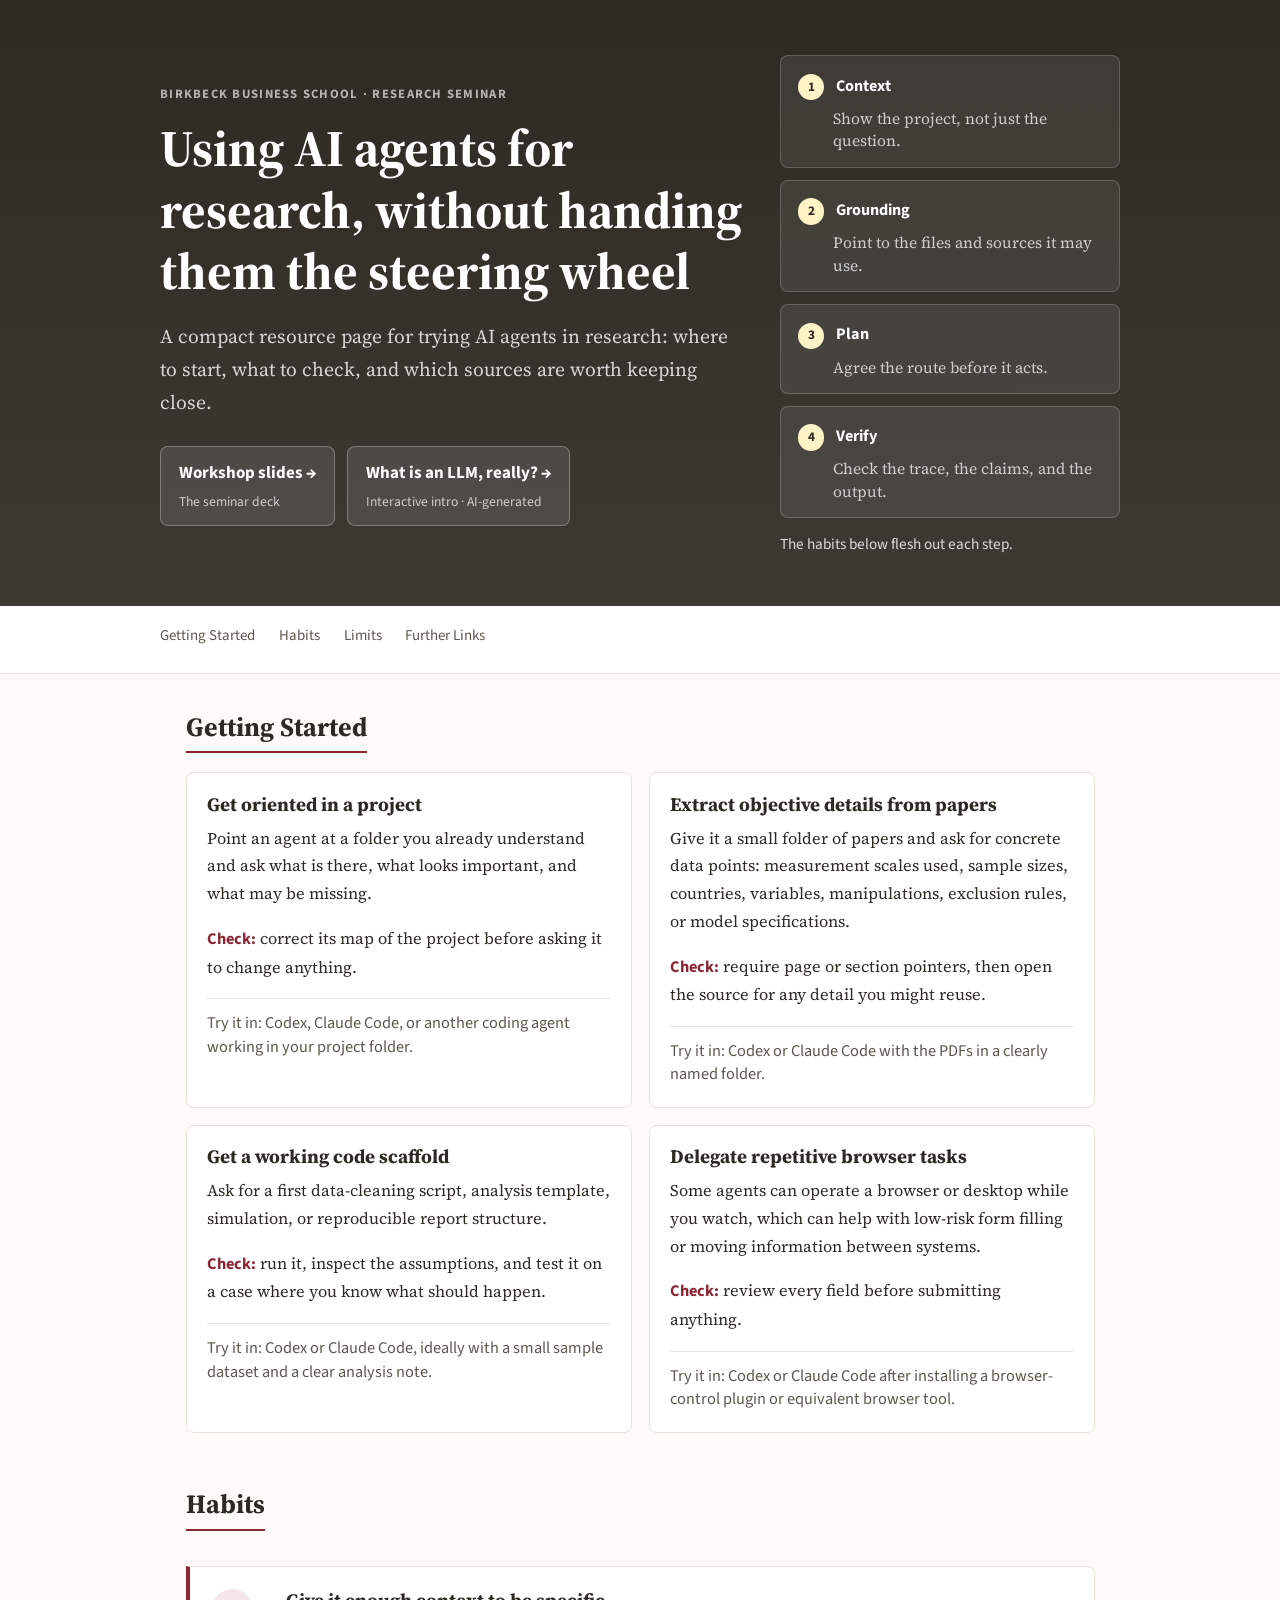
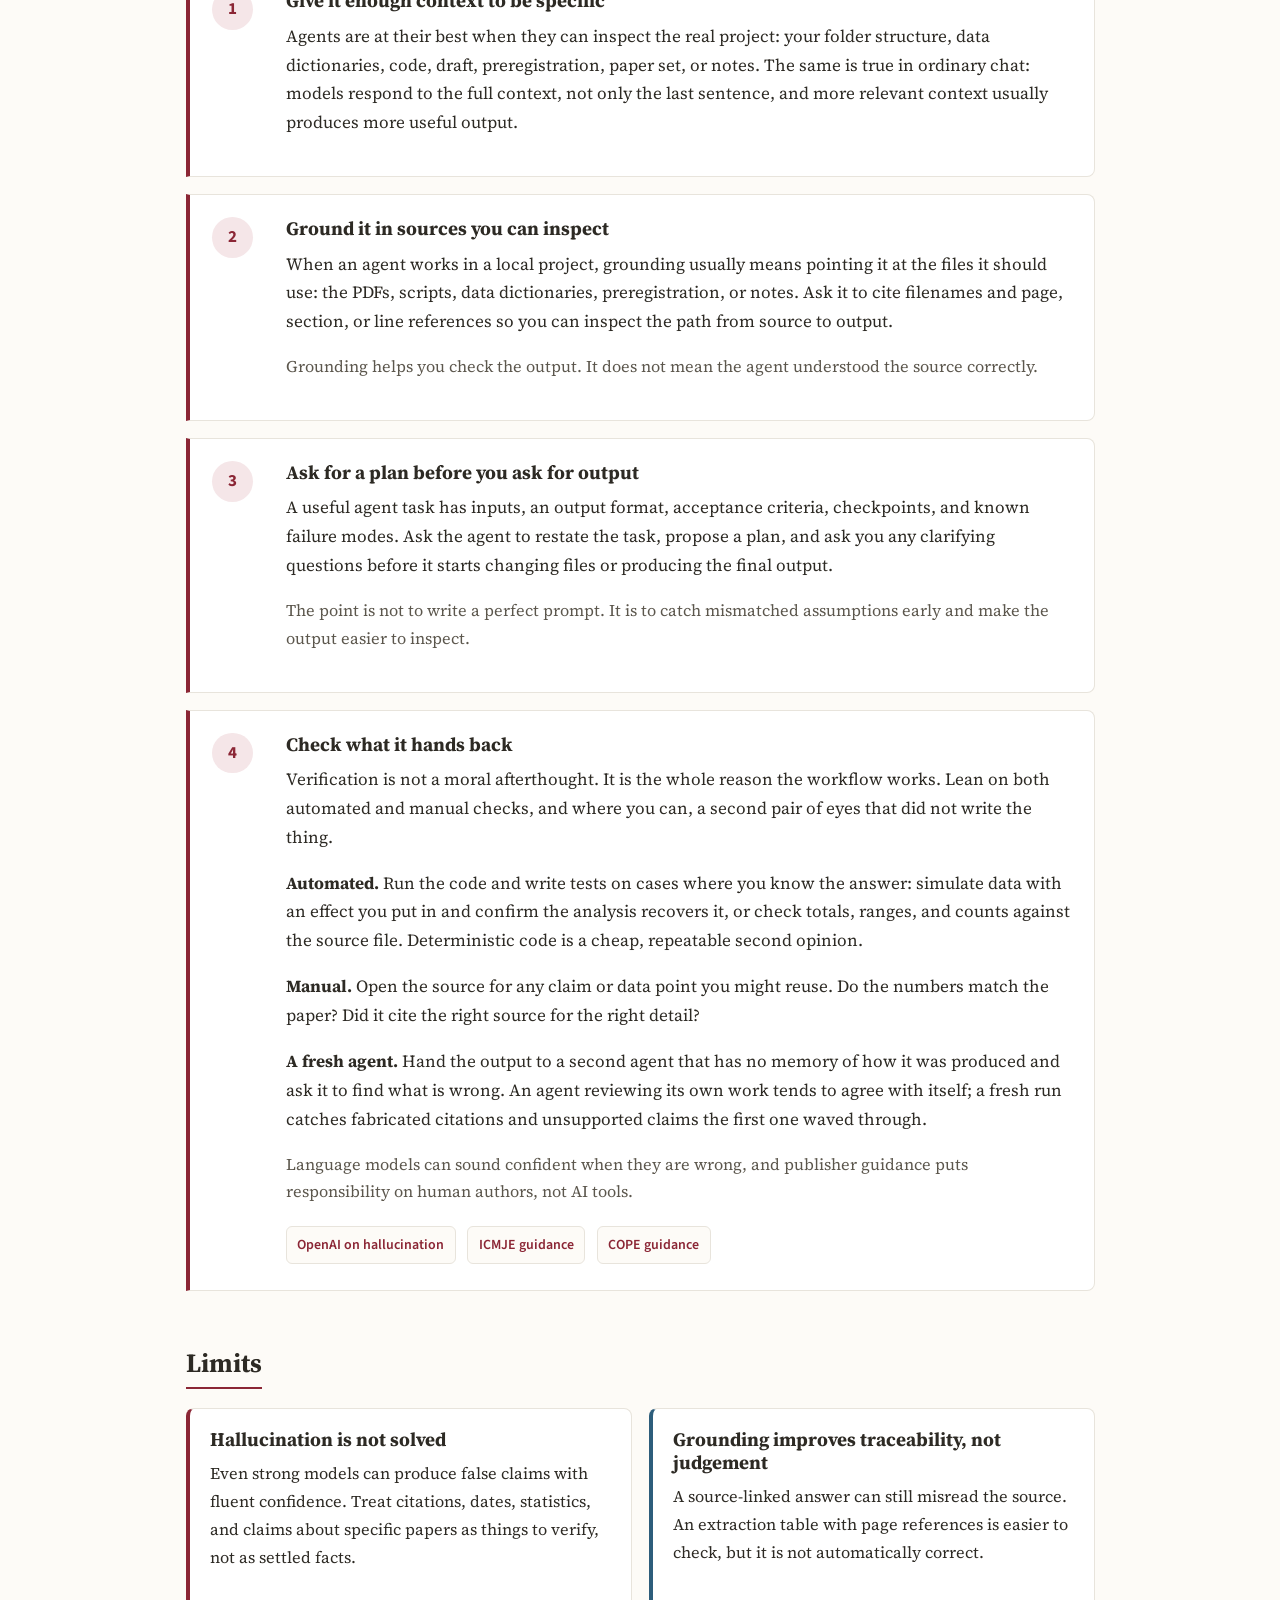
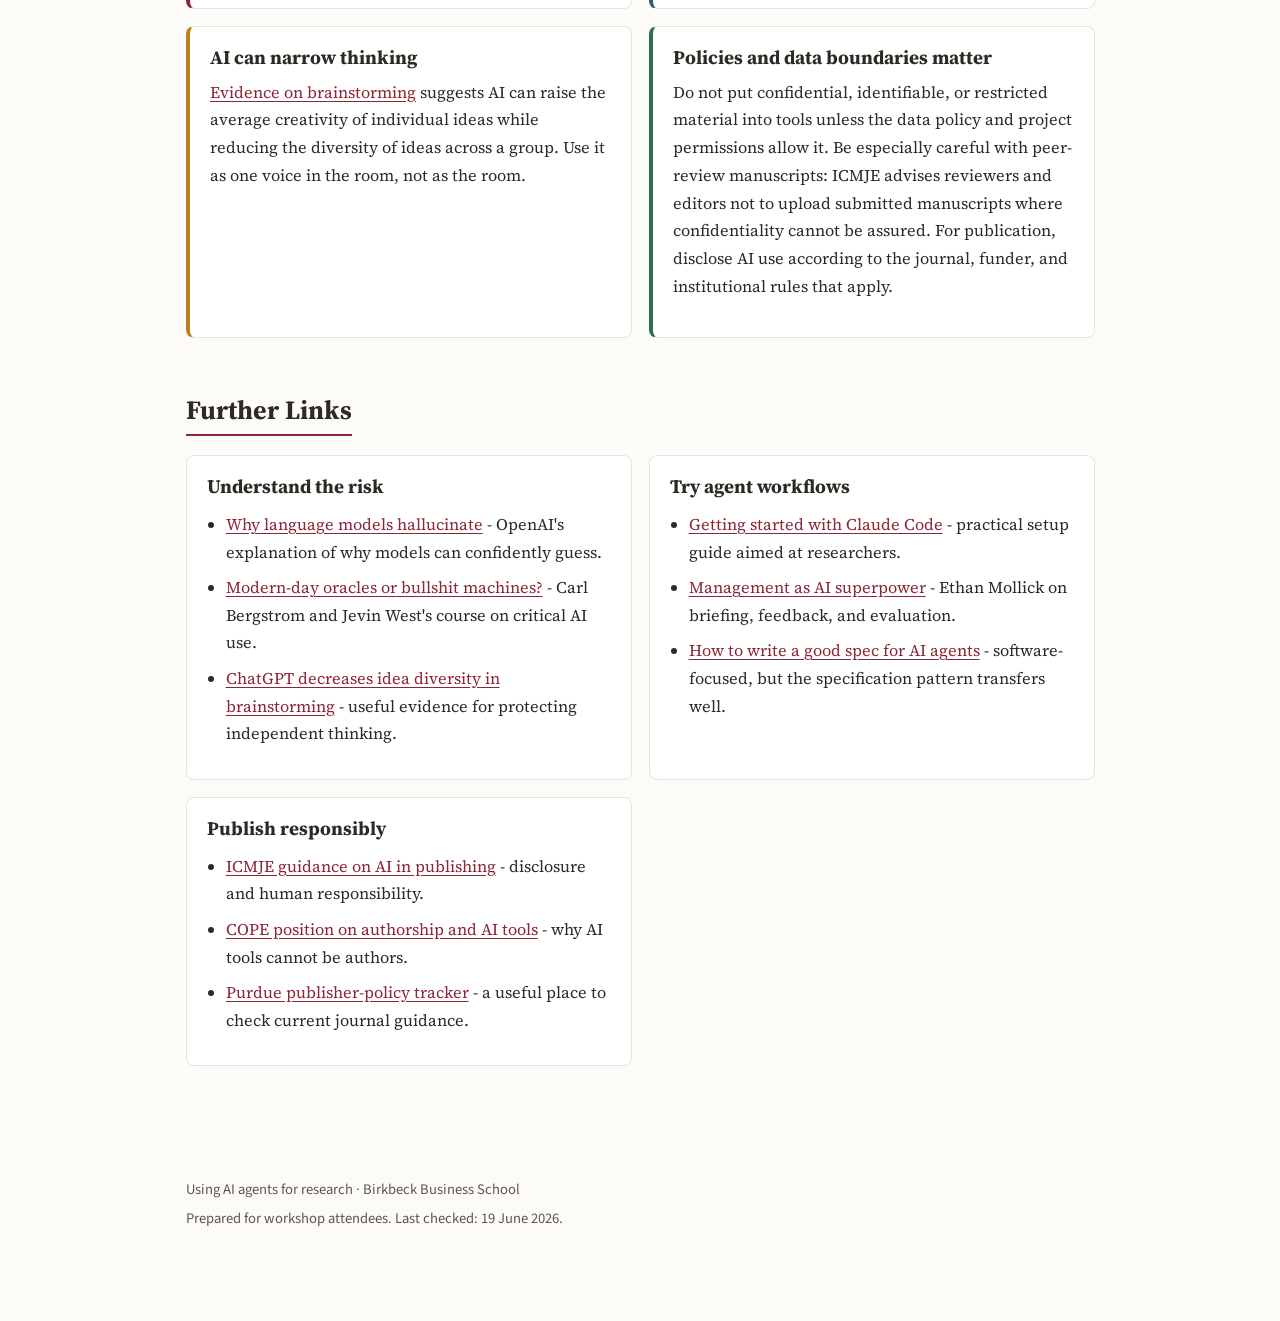
<file: index.html>
<!DOCTYPE html>
<html lang="en">
<head>
  <meta charset="UTF-8">
  <meta name="viewport" content="width=device-width, initial-scale=1.0">
  <title>Using AI Agents for Research - Workshop Resources</title>
  <link rel="icon" href="data:,">
  <link rel="preconnect" href="https://fonts.googleapis.com">
  <link rel="preconnect" href="https://fonts.gstatic.com" crossorigin>
  <link href="https://fonts.googleapis.com/css2?family=Source+Serif+4:opsz,wght@8..60,400;8..60,600;8..60,700&family=Source+Sans+3:wght@400;500;600;700&display=swap" rel="stylesheet">
  <link rel="stylesheet" href="styles.css">
</head>
<body>
  <header class="hero">
    <div class="container hero-grid">
      <div>
        <div class="module-tag">Birkbeck Business School · Research seminar</div>
        <h1>Using AI agents for research, without handing them the steering wheel</h1>
        <p class="index-intro">A compact resource page for trying AI agents in research: where to start, what to check, and which sources are worth keeping close.</p>
        <div class="deck-links">
          <a class="deck-link" href="slides/" target="_blank" rel="noopener">
            <span class="deck-link-label">Workshop slides <span aria-hidden="true">&rarr;</span></span>
            <span class="deck-link-sub">The seminar deck</span>
          </a>
          <a class="deck-link" href="opener/" target="_blank" rel="noopener">
            <span class="deck-link-label">What is an LLM, really? <span aria-hidden="true">&rarr;</span></span>
            <span class="deck-link-sub">Interactive intro &middot; AI-generated</span>
          </a>
        </div>
      </div>
      <div class="workflow-visual" aria-label="Workflow: context, grounding, plan, verify">
        <div class="workflow-step">
          <span>1</span>
          <strong>Context</strong>
          <p>Show the project, not just the question.</p>
        </div>
        <div class="workflow-step">
          <span>2</span>
          <strong>Grounding</strong>
          <p>Point to the files and sources it may use.</p>
        </div>
        <div class="workflow-step">
          <span>3</span>
          <strong>Plan</strong>
          <p>Agree the route before it acts.</p>
        </div>
        <div class="workflow-step">
          <span>4</span>
          <strong>Verify</strong>
          <p>Check the trace, the claims, and the output.</p>
        </div>
        <p class="workflow-note">The habits below flesh out each step.</p>
      </div>
    </div>
  </header>

  <nav aria-label="Page sections">
    <div class="container">
      <ol>
        <li><a href="#try">Getting Started</a></li>
        <li><a href="#habits">Habits</a></li>
        <li><a href="#limits">Limits</a></li>
        <li><a href="#links">Further Links</a></li>
      </ol>
    </div>
  </nav>

  <main>
    <section id="try">
      <h2>Getting Started</h2>
      <div class="task-grid">
        <article class="task-card">
          <h3>Get oriented in a project</h3>
          <p>Point an agent at a folder you already understand and ask what is there, what looks important, and what may be missing.</p>
          <p><strong>Check:</strong> correct its map of the project before asking it to change anything.</p>
          <p class="tool-hint">Try it in: Codex, Claude Code, or another coding agent working in your project folder.</p>
        </article>

        <article class="task-card">
          <h3>Extract objective details from papers</h3>
          <p>Give it a small folder of papers and ask for concrete data points: measurement scales used, sample sizes, countries, variables, manipulations, exclusion rules, or model specifications.</p>
          <p><strong>Check:</strong> require page or section pointers, then open the source for any detail you might reuse.</p>
          <p class="tool-hint">Try it in: Codex or Claude Code with the PDFs in a clearly named folder.</p>
        </article>

        <article class="task-card">
          <h3>Get a working code scaffold</h3>
          <p>Ask for a first data-cleaning script, analysis template, simulation, or reproducible report structure.</p>
          <p><strong>Check:</strong> run it, inspect the assumptions, and test it on a case where you know what should happen.</p>
          <p class="tool-hint">Try it in: Codex or Claude Code, ideally with a small sample dataset and a clear analysis note.</p>
        </article>

        <article class="task-card">
          <h3>Delegate repetitive browser tasks</h3>
          <p>Some agents can operate a browser or desktop while you watch, which can help with low-risk form filling or moving information between systems.</p>
          <p><strong>Check:</strong> review every field before submitting anything.</p>
          <p class="tool-hint">Try it in: Codex or Claude Code after installing a browser-control plugin or equivalent browser tool.</p>
        </article>
      </div>
    </section>

    <section id="habits">
      <h2>Habits</h2>

      <article class="habit-card">
        <div class="habit-number">1</div>
        <div>
          <h3>Give it enough context to be specific</h3>
          <p>Agents are at their best when they can inspect the real project: your folder structure, data dictionaries, code, draft, preregistration, paper set, or notes. The same is true in ordinary chat: models respond to the full context, not only the last sentence, and more relevant context usually produces more useful output.</p>
        </div>
      </article>

      <article class="habit-card">
        <div class="habit-number">2</div>
        <div>
          <h3>Ground it in sources you can inspect</h3>
          <p>When an agent works in a local project, grounding usually means pointing it at the files it should use: the PDFs, scripts, data dictionaries, preregistration, or notes. Ask it to cite filenames and page, section, or line references so you can inspect the path from source to output.</p>
          <p class="evidence">Grounding helps you check the output. It does not mean the agent understood the source correctly.</p>
        </div>
      </article>

      <article class="habit-card">
        <div class="habit-number">3</div>
        <div>
          <h3>Ask for a plan before you ask for output</h3>
          <p>A useful agent task has inputs, an output format, acceptance criteria, checkpoints, and known failure modes. Ask the agent to restate the task, propose a plan, and ask you any clarifying questions before it starts changing files or producing the final output.</p>
          <p class="evidence">The point is not to write a perfect prompt. It is to catch mismatched assumptions early and make the output easier to inspect.</p>
        </div>
      </article>

      <article class="habit-card">
        <div class="habit-number">4</div>
        <div>
          <h3>Check what it hands back</h3>
          <p>Verification is not a moral afterthought. It is the whole reason the workflow works. Lean on both automated and manual checks, and where you can, a second pair of eyes that did not write the thing.</p>
          <p><strong>Automated.</strong> Run the code and write tests on cases where you know the answer: simulate data with an effect you put in and confirm the analysis recovers it, or check totals, ranges, and counts against the source file. Deterministic code is a cheap, repeatable second opinion.</p>
          <p><strong>Manual.</strong> Open the source for any claim or data point you might reuse. Do the numbers match the paper? Did it cite the right source for the right detail?</p>
          <p><strong>A fresh agent.</strong> Hand the output to a second agent that has no memory of how it was produced and ask it to find what is wrong. An agent reviewing its own work tends to agree with itself; a fresh run catches fabricated citations and unsupported claims the first one waved through.</p>
          <p class="evidence">Language models can sound confident when they are wrong, and publisher guidance puts responsibility on human authors, not AI tools.</p>
          <a class="inline-link" href="https://openai.com/index/why-language-models-hallucinate/">OpenAI on hallucination</a>
          <a class="inline-link" href="https://www.icmje.org/recommendations/browse/artificial-intelligence/">ICMJE guidance</a>
          <a class="inline-link" href="https://publicationethics.org/guidance/cope-position/authorship-and-ai-tools">COPE guidance</a>
        </div>
      </article>
    </section>

    <section id="limits">
      <h2>Limits</h2>
      <div class="limit-list">
        <article>
          <h3>Hallucination is not solved</h3>
          <p>Even strong models can produce false claims with fluent confidence. Treat citations, dates, statistics, and claims about specific papers as things to verify, not as settled facts.</p>
        </article>
        <article>
          <h3>Grounding improves traceability, not judgement</h3>
          <p>A source-linked answer can still misread the source. An extraction table with page references is easier to check, but it is not automatically correct.</p>
        </article>
        <article>
          <h3>AI can narrow thinking</h3>
          <p><a href="https://doi.org/10.1038/s41562-025-02173-x">Evidence on brainstorming</a> suggests AI can raise the average creativity of individual ideas while reducing the diversity of ideas across a group. Use it as one voice in the room, not as the room.</p>
        </article>
        <article>
          <h3>Policies and data boundaries matter</h3>
          <p>Do not put confidential, identifiable, or restricted material into tools unless the data policy and project permissions allow it. Be especially careful with peer-review manuscripts: ICMJE advises reviewers and editors not to upload submitted manuscripts where confidentiality cannot be assured. For publication, disclose AI use according to the journal, funder, and institutional rules that apply.</p>
        </article>
      </div>
    </section>

    <section id="links">
      <h2>Further Links</h2>
      <div class="link-groups">
        <article>
          <h3>Understand the risk</h3>
          <ul>
            <li><a href="https://openai.com/index/why-language-models-hallucinate/">Why language models hallucinate</a> - OpenAI's explanation of why models can confidently guess.</li>
            <li><a href="https://thebullshitmachines.com/">Modern-day oracles or bullshit machines?</a> - Carl Bergstrom and Jevin West's course on critical AI use.</li>
            <li><a href="https://doi.org/10.1038/s41562-025-02173-x">ChatGPT decreases idea diversity in brainstorming</a> - useful evidence for protecting independent thinking.</li>
          </ul>
        </article>

        <article>
          <h3>Try agent workflows</h3>
          <ul>
            <li><a href="https://claudeblattman.com/setup/">Getting started with Claude Code</a> - practical setup guide aimed at researchers.</li>
            <li><a href="https://www.oneusefulthing.org/p/management-as-ai-superpower">Management as AI superpower</a> - Ethan Mollick on briefing, feedback, and evaluation.</li>
            <li><a href="https://addyosmani.com/blog/good-spec/">How to write a good spec for AI agents</a> - software-focused, but the specification pattern transfers well.</li>
          </ul>
        </article>

        <article>
          <h3>Publish responsibly</h3>
          <ul>
            <li><a href="https://www.icmje.org/recommendations/browse/artificial-intelligence/">ICMJE guidance on AI in publishing</a> - disclosure and human responsibility.</li>
            <li><a href="https://publicationethics.org/guidance/cope-position/authorship-and-ai-tools">COPE position on authorship and AI tools</a> - why AI tools cannot be authors.</li>
            <li><a href="https://guides.lib.purdue.edu/c.php?g=1371380&p=10135076">Purdue publisher-policy tracker</a> - a useful place to check current journal guidance.</li>
          </ul>
        </article>
      </div>
    </section>

    <!-- Verification (checked 20 Jun 2026): brainstorming claim sourced to Meincke, Nave & Terwiesch 2025, DOI 10.1038/s41562-025-02173-x (resolves on Crossref; Nature Human Behaviour). The paper measures "creativity" (originality + appropriateness), not "quality" — wording matched to the source; the creativity gain is from the Lee & Chung 2024 experiments the commentary responds to. All Further Links reachable (openai.com and publicationethics.org 403 to bots but are valid canonical URLs). -->
  </main>

  <footer>
    <p>Using AI agents for research · Birkbeck Business School</p>
    <p>Prepared for workshop attendees. Last checked: 19 June 2026.</p>
  </footer>

  <script src="scripts.js"></script>
</body>
</html>
</file>
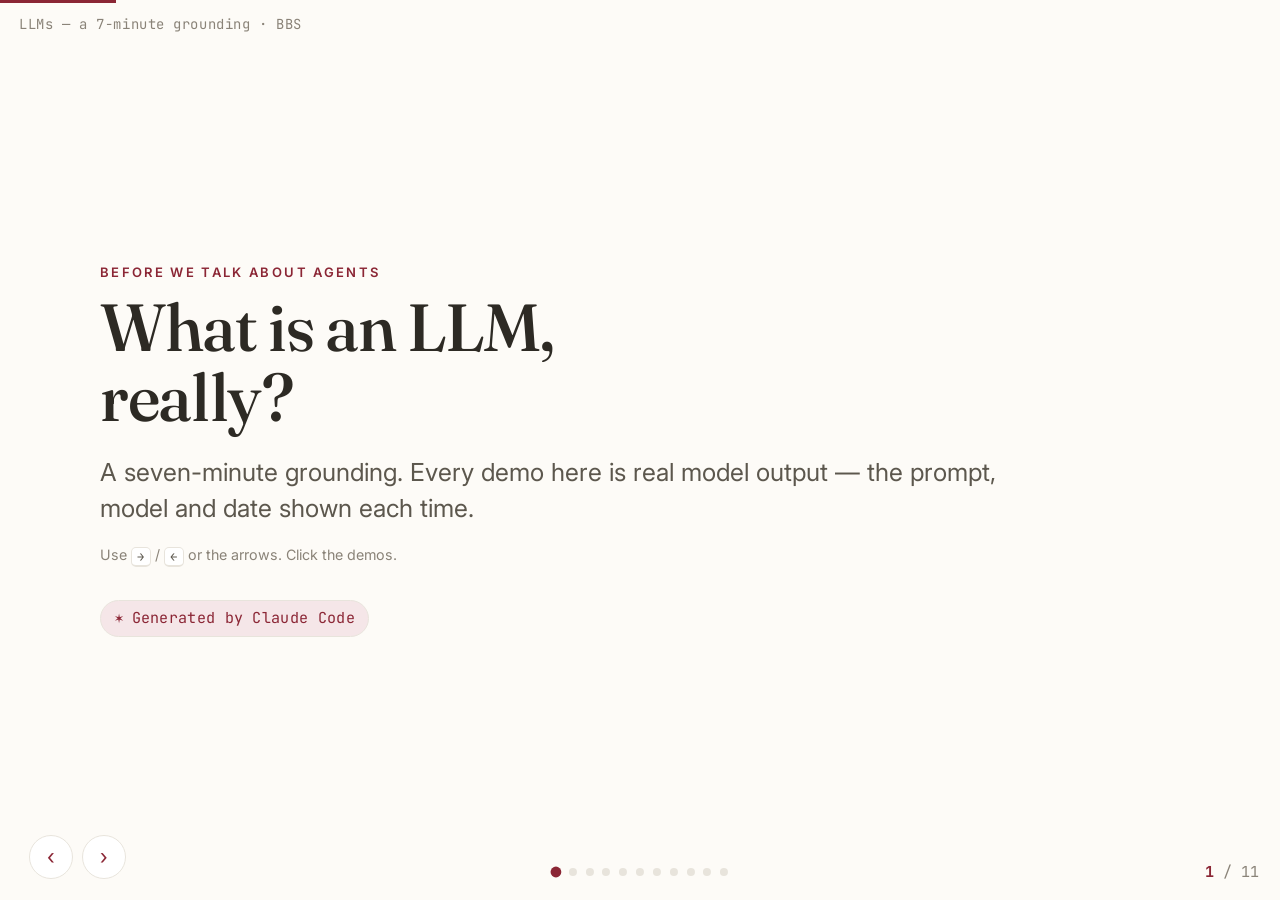
<file: opener/index.html>
<!DOCTYPE html>
<html lang="en">
<head>
<meta charset="utf-8">
<meta name="viewport" content="width=device-width, initial-scale=1.0">
<title>What is an LLM, really?</title>
<link rel="icon" href="data:,">
<link rel="preconnect" href="https://fonts.googleapis.com">
<link rel="preconnect" href="https://fonts.gstatic.com" crossorigin>
<link href="https://fonts.googleapis.com/css2?family=Fraunces:opsz,wght@9..144,400;9..144,500;9..144,600;9..144,600&family=Inter:wght@400;500;600&family=JetBrains+Mono:wght@400;500&display=swap" rel="stylesheet">
<style>
*,*::before,*::after{box-sizing:border-box;margin:0;padding:0}
:root{
  --bg:#FDFBF7; --surface:#FFFFFF; --text:#2D2A24; --text-2:#5C574D; --text-3:#8A8378;
  --accent:#8B2635; --accent-lt:#F5E6E8; --border:#E8E4DC; --highlight:#FEF3C7;
  --ok:#2f6f4e; --ok-lt:#E6F0EA; --warn:#b8801f; --bar:#C9485B;
  --serif:"Fraunces",Georgia,"Times New Roman",serif;
  --sans:"Inter",-apple-system,"Helvetica Neue",Arial,sans-serif;
  --mono:"JetBrains Mono",ui-monospace,SFMono-Regular,Menlo,monospace;
}
html,body{height:100%}
body{background:var(--bg);color:var(--text);font-family:var(--sans);
  font-size:clamp(15px,1.7vw,21px);line-height:1.5;overflow:hidden;-webkit-font-smoothing:antialiased}

/* ---------- deck / slides ---------- */
.deck{position:fixed;inset:0}
.slide{position:absolute;inset:0;display:flex;flex-direction:column;justify-content:center;
  padding:6vh 7vw;opacity:0;visibility:hidden;transform:translateY(14px);
  transition:opacity .45s ease,transform .45s ease,visibility .45s;overflow-y:auto}
.slide.active{opacity:1;visibility:visible;transform:none}
.slide.prev{transform:translateY(-14px)}
.wrap{width:100%;max-width:1080px;margin:0 auto}

h1{font-family:var(--serif);font-weight:500;font-size:clamp(2.1em,5.2vw,3.3em);line-height:1.04;
  letter-spacing:-.02em;margin-bottom:.35em}
h2{font-family:var(--serif);font-weight:500;font-size:clamp(1.45em,3.2vw,2em);line-height:1.1;
  letter-spacing:-.015em;margin-bottom:.4em}
h3{font-family:var(--serif);font-weight:500;font-size:1.15em;color:var(--text);margin-bottom:.3em}
p{margin-bottom:.7em;max-width:46ch}
p.wide{max-width:64ch}
strong{color:var(--accent);font-weight:600}
em{font-style:italic}
.marker{font-family:var(--sans);text-transform:uppercase;letter-spacing:.18em;font-size:.62em;
  font-weight:600;color:var(--accent);margin-bottom:.8em}
.lead{font-size:1.18em;color:var(--text-2);line-height:1.45}
.quiet{color:var(--text-2)} .small{font-size:.82em} .tiny{font-size:.68em;color:var(--text-3)}
.serif{font-family:var(--serif)}
.hl{background:linear-gradient(transparent 58%,var(--highlight) 58%);padding:0 .05em}
.divider{height:1px;background:var(--border);margin:1em 0}
ul{margin:.2em 0 .8em 1.1em} li{margin-bottom:.4em;max-width:52ch}

/* model/prompt provenance chip */
.prov{display:inline-flex;align-items:center;gap:.5em;flex-wrap:wrap;font-family:var(--mono);
  font-size:.66em;color:var(--text-3);background:var(--surface);border:1px solid var(--border);
  border-radius:6px;padding:.3em .6em;margin-top:.4em}
.prov b{color:var(--accent);font-weight:500}
.prov .dot{width:6px;height:6px;border-radius:50%;background:var(--ok)}

/* cards / columns */
.cols{display:flex;gap:4%;align-items:flex-start;flex-wrap:wrap}
.cols>div{flex:1;min-width:240px}
.card{background:var(--surface);border:1px solid var(--border);border-radius:12px;padding:1em 1.1em}
.card.accent{border-color:var(--accent);background:var(--accent-lt)}
.card.ok{border-color:var(--ok);background:var(--ok-lt)}
.label{font-family:var(--sans);text-transform:uppercase;letter-spacing:.12em;font-size:.6em;
  font-weight:600;color:var(--accent);margin-bottom:.35em}

/* buttons */
button{font-family:var(--sans);cursor:pointer}
.btn{display:inline-flex;align-items:center;gap:.5em;background:var(--accent);color:#fff;border:none;
  border-radius:8px;padding:.6em 1.1em;font-size:.85em;font-weight:600;transition:filter .15s,transform .05s}
.btn:hover{filter:brightness(1.08)} .btn:active{transform:translateY(1px)}
.btn.ghost{background:var(--surface);color:var(--accent);border:1px solid var(--accent)}
.btn:disabled{opacity:.4;cursor:default}
.btnrow{display:flex;gap:.6em;flex-wrap:wrap;align-items:center;margin-top:.3em}

/* ---------- next-token widget ---------- */
.nt{background:var(--surface);border:1px solid var(--border);border-radius:14px;padding:.9em 1.2em;margin-top:.3em}
.nt .sent{font-family:var(--serif);font-size:1.3em;line-height:1.35;margin-bottom:.5em}
.nt .sent .fixed{color:var(--text)}
.nt .sent .chosen{color:var(--accent);font-weight:600}
.nt .sent .cursor{display:inline-block;width:.5em;height:1.05em;background:var(--accent);
  vertical-align:-.12em;margin-left:.08em;animation:blink 1s steps(1) infinite}
@keyframes blink{50%{opacity:0}}
.bars{display:flex;flex-direction:column;gap:.26em;margin-top:.2em}
.bar{display:flex;align-items:center;gap:.7em;cursor:pointer;border-radius:7px;padding:.12em .4em;
  transition:background .12s}
.bar:hover{background:var(--accent-lt)}
.bar .tok{font-family:var(--mono);font-size:.82em;min-width:7.5em;text-align:right;color:var(--text);white-space:pre}
.bar .track{flex:1;height:1.35em;background:var(--bg);border-radius:5px;overflow:hidden;border:1px solid var(--border)}
.bar .fill{height:100%;background:var(--bar);border-radius:5px 0 0 5px;transition:width .5s cubic-bezier(.2,.7,.3,1);min-width:2px}
.bar .pct{font-family:var(--mono);font-size:.74em;color:var(--text-2);min-width:4.2em}
.bar.dim{opacity:.45}
.nt .hint{font-size:.74em;color:var(--text-3);margin-top:.7em}
.spreadtag{display:inline-block;font-size:.72em;font-weight:600;padding:.15em .6em;border-radius:20px;margin-left:.5em}
.spreadtag.sure{background:var(--ok-lt);color:var(--ok)}
.spreadtag.unsure{background:var(--accent-lt);color:var(--accent)}

/* stems small-multiples */
.stemgrid{display:grid;grid-template-columns:1fr 1fr;gap:.7em;margin-top:.25em}
.stembox{background:var(--surface);border:1px solid var(--border);border-radius:12px;padding:.65em .85em}
.stembox .stemtext{font-family:var(--serif);font-size:1em;margin-bottom:.35em;color:var(--text)}
.stembox .stemtext .nx{color:var(--text-3)}
.stembox .bars{gap:.18em} .stembox .bar{padding:.06em .35em} .stembox .bar .track{height:1.15em}
.stembox .bar .tok{min-width:5.5em;font-size:.78em}

/* run-again / stochasticity */
.runs{display:flex;flex-direction:column;gap:.35em;margin-top:.25em}
.runline{font-family:var(--serif);font-size:1.02em;padding:.32em .8em;background:var(--surface);
  border:1px solid var(--border);border-radius:9px;opacity:0;transform:translateX(-8px);
  transition:opacity .4s,transform .4s;display:flex;align-items:center;gap:.7em}
.runline.show{opacity:1;transform:none}
.runline .n{font-family:var(--mono);font-size:.66em;color:var(--text-3);min-width:1.6em}
.runline.same{border-color:var(--ok);background:var(--ok-lt)}

/* chat exchange */
.chat{display:flex;flex-direction:column;gap:.7em;margin-top:.3em}
.msg{max-width:88%;padding:.7em 1em;border-radius:14px;font-size:.92em;line-height:1.45;white-space:pre-wrap}
.msg.u{align-self:flex-end;background:var(--accent);color:#fff;border-bottom-right-radius:4px}
.msg.a{align-self:flex-start;background:var(--surface);border:1px solid var(--border);border-bottom-left-radius:4px}
.msg .who{font-family:var(--sans);font-size:.62em;text-transform:uppercase;letter-spacing:.1em;
  font-weight:600;opacity:.7;margin-bottom:.3em;display:block}
.reveal-step{opacity:0;max-height:0;overflow:hidden;transition:opacity .4s,max-height .5s}
.reveal-step.show{opacity:1;max-height:1000px}

/* citation / verify */
.cite{font-family:var(--mono);font-size:.8em;line-height:1.45;background:var(--surface);
  border:1px solid var(--border);border-left:3px solid var(--accent);border-radius:8px;padding:.7em 1em;white-space:pre-wrap}
.verifyrow{margin-top:.55em}
.verdict{margin-top:.55em;padding:.7em .95em;border-radius:10px;font-size:.88em;opacity:0;
  max-height:0;overflow:hidden;transition:opacity .4s,max-height .5s}
.verdict.show{opacity:1;max-height:300px}
.verdict.bad{background:var(--accent-lt);border:1px solid var(--accent);color:var(--text)}
.verdict.good{background:var(--ok-lt);border:1px solid var(--ok)}
.verdict b{color:var(--accent)} .verdict.good b{color:var(--ok)}

/* tokens */
.tokrow{display:flex;flex-wrap:wrap;gap:.3em;margin:.5em 0}
.tok-chip{font-family:var(--mono);font-size:.9em;padding:.25em .5em;border-radius:6px;
  background:var(--accent-lt);border:1px solid var(--border);color:var(--text)}
.tok-chip.r{background:var(--highlight);font-weight:600}
.countbox{display:flex;gap:1.2em;align-items:center;flex-wrap:wrap;margin-top:.5em}
.bignum{font-family:var(--serif);font-size:2.4em;font-weight:600}
.bignum.wrong{color:var(--accent)} .bignum.right{color:var(--ok)}

/* training stages diagram */
.stages{display:flex;gap:1.2em;align-items:stretch;margin-top:.5em;flex-wrap:wrap}
.stage{flex:1;min-width:240px;background:var(--surface);border:1px solid var(--border);border-radius:12px;padding:1em 1.1em;position:relative}
.stage .num{font-family:var(--serif);font-size:1.6em;color:var(--accent-lt);position:absolute;top:.3em;right:.5em;font-weight:600}
.stage h3{color:var(--accent)}
.arrowbetween{display:flex;align-items:center;color:var(--accent);font-size:1.5em}

/* agent bridge */
.loop{display:flex;align-items:center;justify-content:center;gap:1em;flex-wrap:wrap;margin:.6em 0}
.lnode{background:var(--surface);border:1px solid var(--border);border-radius:10px;padding:.6em 1em;text-align:center;min-width:7em}
.lnode.core{border-color:var(--accent);background:var(--accent-lt)}
.lnode .t{font-family:var(--serif);font-size:1.05em} .lnode .s{font-size:.62em;color:var(--text-2)}
.larrow{color:var(--accent);font-weight:700;font-size:1.2em}

/* ---------- chrome ---------- */
.progress{position:fixed;top:0;left:0;height:3px;background:var(--accent);z-index:50;transition:width .4s}
.counter{position:fixed;bottom:1.1em;right:1.4em;font-family:var(--mono);font-size:.72em;color:var(--text-3);z-index:50}
.counter b{color:var(--accent)}
.nav{position:fixed;bottom:1em;left:1.4em;display:flex;gap:.4em;z-index:50}
.nav button{width:2.1em;height:2.1em;border-radius:50%;border:1px solid var(--border);background:var(--surface);
  color:var(--accent);font-size:1em;display:flex;align-items:center;justify-content:center;transition:background .15s}
.nav button:hover{background:var(--accent-lt)}
.dots{position:fixed;bottom:1.15em;left:50%;transform:translateX(-50%);display:flex;gap:.42em;z-index:50}
.dots button{width:8px;height:8px;border-radius:50%;border:none;background:var(--border);padding:0;transition:all .2s}
.dots button.on{background:var(--accent);transform:scale(1.35)}
.brandmark{position:fixed;top:1em;left:1.4em;font-family:var(--mono);font-size:.66em;color:var(--text-3);z-index:50;letter-spacing:.04em}
.kbd{font-family:var(--mono);font-size:.85em;background:var(--surface);border:1px solid var(--border);
  border-bottom-width:2px;border-radius:5px;padding:.05em .45em;color:var(--text-2)}
.madeby{display:inline-flex;align-items:center;gap:.5em;margin-top:1.6em;font-family:var(--mono);
  font-size:.72em;color:var(--accent);background:var(--accent-lt);border:1px solid var(--border);
  border-radius:30px;padding:.4em .9em;letter-spacing:.02em}
.madeby .spark{animation:spin 4s linear infinite;display:inline-block}
@keyframes spin{to{transform:rotate(360deg)}}
@media (max-height:780px){.slide{padding:4.3vh 6vw}
  /* projector height (~720p): keep the stochasticity slide's provenance chip on-screen */
  h2{margin-bottom:.3em} p{margin-bottom:.55em}
  .runline{padding:.18em .8em;font-size:.92em} .runs{gap:.22em} #stoNote{margin-top:.3em}
  #stoPrompt{margin-bottom:.1em} .label{margin-bottom:.25em}}
@media (max-width:640px){.stemgrid{grid-template-columns:1fr}.dots{display:none}}
</style>
</head>
<body>
<div class="progress" id="progress"></div>
<div class="brandmark">LLMs — a 7-minute grounding · BBS</div>
<div class="deck" id="deck"></div>
<div class="dots" id="dots"></div>
<div class="nav"><button id="prev">‹</button><button id="next">›</button></div>
<div class="counter"><b id="cur">1</b> / <span id="tot">1</span></div>

<script>
window.DATA = {"meta": {"date": "June 2026", "bx_model": "gpt-5.5", "lp_model": "gpt-3.5-turbo-instruct"}, "tree": {"stem": "Once upon a time, there was a", "root": {"top": [{"token": " little", "p": 0.07476}, {"token": " beautiful", "p": 0.06775}, {"token": " young", "p": 0.05367}, {"token": " girl", "p": 0.035}, {"token": " small", "p": 0.03185}, {"token": " king", "p": 0.02932}, {"token": " man", "p": 0.0265}, {"token": " kingdom", "p": 0.02278}, {"token": " very", "p": 0.0189}, {"token": " boy", "p": 0.01797}], "children": {" little": {"top": [{"token": " girl", "p": 0.50944}, {"token": " boy", "p": 0.14567}, {"token": " princess", "p": 0.02336}, {"token": " village", "p": 0.01975}, {"token": " old", "p": 0.01071}, {"token": " prince", "p": 0.01015}, {"token": " red", "p": 0.00895}, {"token": " bird", "p": 0.0088}, {"token": " town", "p": 0.00862}, {"token": " mouse", "p": 0.00788}], "children": {" girl": {"top": [{"token": " named", "p": 0.4822}, {"token": " who", "p": 0.24479}, {"token": " called", "p": 0.0707}, {"token": ".", "p": 0.05495}, {"token": ",", "p": 0.02521}, {"token": " with", "p": 0.02111}, {"token": " whose", "p": 0.01444}, {"token": "\n\n", "p": 0.01149}, {"token": " that", "p": 0.00883}, {"token": ".\n\n", "p": 0.00647}], "children": {}}, " boy": {"top": [{"token": " named", "p": 0.50096}, {"token": " who", "p": 0.245}, {"token": ".", "p": 0.0532}, {"token": " called", "p": 0.04631}, {"token": ",", "p": 0.02551}, {"token": " whose", "p": 0.01739}, {"token": " with", "p": 0.01302}, {"token": " and", "p": 0.01194}, {"token": "\n\n", "p": 0.01171}, {"token": " that", "p": 0.00876}], "children": {}}, " princess": {"top": [{"token": " named", "p": 0.35416}, {"token": " who", "p": 0.29647}, {"token": ".", "p": 0.10433}, {"token": " called", "p": 0.05017}, {"token": ",", "p": 0.03877}, {"token": " whose", "p": 0.01667}, {"token": " that", "p": 0.0146}, {"token": " in", "p": 0.01429}, {"token": "\n\n", "p": 0.01403}, {"token": " living", "p": 0.01353}], "children": {}}, " village": {"top": [{"token": " in", "p": 0.15563}, {"token": " nestled", "p": 0.12777}, {"token": " called", "p": 0.12095}, {"token": " at", "p": 0.06188}, {"token": ",", "p": 0.05522}, {"token": ".", "p": 0.05127}, {"token": " that", "p": 0.04954}, {"token": " on", "p": 0.04803}, {"token": " named", "p": 0.03868}, {"token": " where", "p": 0.03741}], "children": {}}}}, " beautiful": {"top": [{"token": " princess", "p": 0.30752}, {"token": " girl", "p": 0.07621}, {"token": " kingdom", "p": 0.07243}, {"token": " young", "p": 0.04496}, {"token": " and", "p": 0.03033}, {"token": ",", "p": 0.02939}, {"token": " little", "p": 0.02343}, {"token": " forest", "p": 0.02227}, {"token": " land", "p": 0.01954}, {"token": " fairy", "p": 0.01715}], "children": {" princess": {"top": [{"token": " named", "p": 0.38944}, {"token": " who", "p": 0.25789}, {"token": ".", "p": 0.13128}, {"token": ",", "p": 0.04901}, {"token": " called", "p": 0.02062}, {"token": ".\n\n", "p": 0.01638}, {"token": " with", "p": 0.01558}, {"token": " living", "p": 0.01194}, {"token": " whose", "p": 0.01173}, {"token": " in", "p": 0.01097}], "children": {}}, " girl": {"top": [{"token": " named", "p": 0.56735}, {"token": " who", "p": 0.11902}, {"token": " called", "p": 0.08009}, {"token": ".", "p": 0.05608}, {"token": ",", "p": 0.03607}, {"token": " with", "p": 0.03054}, {"token": " whose", "p": 0.02273}, {"token": " in", "p": 0.00942}, {"token": "\n\n", "p": 0.00898}, {"token": " living", "p": 0.0071}], "children": {}}, " kingdom": {"top": [{"token": " called", "p": 0.15267}, {"token": " in", "p": 0.14142}, {"token": " where", "p": 0.09589}, {"token": " that", "p": 0.08767}, {"token": ",", "p": 0.07433}, {"token": ".", "p": 0.07032}, {"token": " known", "p": 0.04687}, {"token": " ruled", "p": 0.03906}, {"token": " named", "p": 0.03788}, {"token": " with", "p": 0.02892}], "children": {}}, " young": {"top": [{"token": " girl", "p": 0.27477}, {"token": " woman", "p": 0.235}, {"token": " princess", "p": 0.23431}, {"token": " lady", "p": 0.08895}, {"token": " maiden", "p": 0.05698}, {"token": " fairy", "p": 0.0084}, {"token": " Princess", "p": 0.00801}, {"token": " mer", "p": 0.00604}, {"token": " queen", "p": 0.00582}, {"token": " prince", "p": 0.00278}], "children": {}}}}, " young": {"top": [{"token": " girl", "p": 0.30358}, {"token": " man", "p": 0.117}, {"token": " boy", "p": 0.09679}, {"token": " woman", "p": 0.07827}, {"token": " prince", "p": 0.06589}, {"token": " princess", "p": 0.04424}, {"token": " lady", "p": 0.01921}, {"token": ",", "p": 0.01208}, {"token": " and", "p": 0.01061}, {"token": " king", "p": 0.00951}], "children": {" girl": {"top": [{"token": " named", "p": 0.6263}, {"token": " who", "p": 0.16348}, {"token": " called", "p": 0.04668}, {"token": ".", "p": 0.02964}, {"token": ",", "p": 0.0287}, {"token": " with", "p": 0.01422}, {"token": " whose", "p": 0.01333}, {"token": " by", "p": 0.01039}, {"token": " living", "p": 0.00874}, {"token": "\n\n", "p": 0.00663}], "children": {}}, " man": {"top": [{"token": " named", "p": 0.53452}, {"token": " who", "p": 0.21474}, {"token": " called", "p": 0.04698}, {"token": ",", "p": 0.0339}, {"token": ".", "p": 0.02842}, {"token": " by", "p": 0.02226}, {"token": " whose", "p": 0.01277}, {"token": " in", "p": 0.0127}, {"token": " with", "p": 0.01228}, {"token": " living", "p": 0.01}], "children": {}}, " boy": {"top": [{"token": " named", "p": 0.63525}, {"token": " who", "p": 0.15373}, {"token": " called", "p": 0.03827}, {"token": ".", "p": 0.02949}, {"token": ",", "p": 0.02828}, {"token": " by", "p": 0.01392}, {"token": " whose", "p": 0.01315}, {"token": " living", "p": 0.01078}, {"token": " in", "p": 0.01007}, {"token": " with", "p": 0.00763}], "children": {}}, " woman": {"top": [{"token": " named", "p": 0.60557}, {"token": " who", "p": 0.21394}, {"token": " called", "p": 0.03424}, {"token": ",", "p": 0.02574}, {"token": ".", "p": 0.02077}, {"token": " whose", "p": 0.01403}, {"token": " with", "p": 0.01302}, {"token": " by", "p": 0.01192}, {"token": " living", "p": 0.00878}, {"token": " in", "p": 0.00835}], "children": {}}}}, " girl": {"top": [{"token": " named", "p": 0.5485}, {"token": " who", "p": 0.21057}, {"token": " called", "p": 0.07104}, {"token": ".", "p": 0.04158}, {"token": ",", "p": 0.01843}, {"token": " with", "p": 0.01347}, {"token": "\n\n", "p": 0.01046}, {"token": " whose", "p": 0.00932}, {"token": " that", "p": 0.00832}, {"token": " name", "p": 0.00717}], "children": {" named": {"top": [{"token": " Alice", "p": 0.05512}, {"token": " Lily", "p": 0.03281}, {"token": " Gold", "p": 0.02599}, {"token": " Sarah", "p": 0.02089}, {"token": " Cinder", "p": 0.01843}, {"token": " L", "p": 0.01675}, {"token": " Rose", "p": 0.01444}, {"token": " Mary", "p": 0.01428}, {"token": " Emily", "p": 0.01382}, {"token": " K", "p": 0.00886}], "children": {}}, " who": {"top": [{"token": " lived", "p": 0.1978}, {"token": " loved", "p": 0.17913}, {"token": " was", "p": 0.16381}, {"token": " had", "p": 0.08945}, {"token": " wanted", "p": 0.04737}, {"token": " dreamed", "p": 0.03154}, {"token": " didn", "p": 0.01143}, {"token": " grew", "p": 0.01093}, {"token": " went", "p": 0.01046}, {"token": " could", "p": 0.01036}], "children": {}}, " called": {"top": [{"token": " Alice", "p": 0.05448}, {"token": " Lily", "p": 0.04052}, {"token": " Sarah", "p": 0.02143}, {"token": " Gold", "p": 0.02127}, {"token": " Mary", "p": 0.02043}, {"token": " Lucy", "p": 0.02042}, {"token": " Emily", "p": 0.01782}, {"token": " L", "p": 0.01775}, {"token": " Sophie", "p": 0.01525}, {"token": " Cinder", "p": 0.01496}], "children": {}}, ".": {"top": [{"token": " She", "p": 0.64008}, {"token": " Her", "p": 0.2254}, {"token": " This", "p": 0.04178}, {"token": "\n\n", "p": 0.04149}, {"token": " The", "p": 0.02679}, {"token": " \n\n", "p": 0.00323}, {"token": " Let", "p": 0.00241}, {"token": " And", "p": 0.00217}, {"token": "\n", "p": 0.00191}, {"token": " A", "p": 0.00187}], "children": {}}}}}}}, "stems": {"capital": {"stem": "The capital of France is", "top": [{"token": " Paris", "p": 0.81062}, {"token": "\n\n", "p": 0.04901}, {"token": "\n", "p": 0.01339}, {"token": " known", "p": 0.00898}, {"token": ":\n\n", "p": 0.00805}, {"token": " the", "p": 0.00688}, {"token": " a", "p": 0.00514}, {"token": " called", "p": 0.00455}, {"token": ":", "p": 0.00402}, {"token": "...\n\n", "p": 0.00377}]}, "roses": {"stem": "Roses are red, violets are", "top": [{"token": " blue", "p": 0.99882}, {"token": " violet", "p": 0.00026}, {"token": " purple", "p": 0.00022}, {"token": " b", "p": 0.0001}, {"token": " ", "p": 0.0001}, {"token": " bl", "p": 7e-05}, {"token": " fine", "p": 7e-05}, {"token": " not", "p": 3e-05}, {"token": "\n", "p": 2e-05}, {"token": " green", "p": 2e-05}]}, "weather": {"stem": "Looking at the sky, tomorrow's weather will probably be", "top": [{"token": " cloudy", "p": 0.19161}, {"token": " sunny", "p": 0.10652}, {"token": " clear", "p": 0.07843}, {"token": " a", "p": 0.04501}, {"token": " fine", "p": 0.03573}, {"token": " rainy", "p": 0.03392}, {"token": " mostly", "p": 0.02921}, {"token": " partly", "p": 0.02787}, {"token": " the", "p": 0.02278}, {"token": " good", "p": 0.0191}]}, "door": {"stem": "She opened the heavy wooden door and saw a", "top": [{"token": " small", "p": 0.16042}, {"token": " dim", "p": 0.15759}, {"token": " large", "p": 0.09987}, {"token": " long", "p": 0.08221}, {"token": " room", "p": 0.06885}, {"token": " dark", "p": 0.06161}, {"token": " tall", "p": 0.05523}, {"token": " grand", "p": 0.03214}, {"token": " beautiful", "p": 0.02431}, {"token": " man", "p": 0.02428}]}}, "stochasticity": {"prompt": "Write a six-word story about a lonely robot. Just the six words, nothing else.", "default_runs": ["Alone, the robot dreamed of touch.", "Rusting alone, it dreamed of touch.", "Rusting robot waved; nobody waved back.", "Rusting alone, it learned to dream.", "Rusting alone, it dreamed of voices.", "Rusting alone, it dreamed of voices."], "gpt4o_t0": ["Wires crossed, heart seeks human connection.", "Wires crossed, heart seeks human connection.", "Wires crossed, heart yearns for connection."], "gpt4o_t1": ["Rusty gears, endless stars, no home.", "Corroded circuits echo: \"No one responds.\"", "Rusting heart, silent circuits, longing gaze.", "Wires frayed, circuits dim: heart untouched.", "Metal heart, searching stars, finds silence.", "AI seeks friend; finds solitude instead."]}, "fabrication": {"lede_html": "Asked for the DOI of a <em>real</em> paper — the presenter's own — it returns the right authors, title, journal and year, then a <strong>plausible, confidently-formatted DOI that is wrong</strong>. Ask again and again and you get a different wrong DOI each time.", "shown_output": "Wallrich, L., West, K., & Rutland, A. (2020). Painting all foreigners with one brush? *Journal of Social and Political Psychology, 8*(1). https://doi.org/10.5964/jspp.v8i1.1303", "verdict_good": false, "verdict_html": "<b>Fabricated.</b> The real DOI is <span style='font-family:var(--mono)'>10.5964/jspp.v8i1.1283</span> (resolves on Crossref to this paper). Across repeated runs the model produced <span style='font-family:var(--mono)'>…1303, …1221, …1241, …1247</span> — all different, all formatted perfectly, <b>none of them real</b>. It isn't looking anything up; it's generating a string that looks like a DOI. Same mechanism, no notion of truth."}, "tokenisation": {"tokens": {"strawberry": ["st", "raw", "berry"], "Mississippi": ["Miss", "issippi"], "counterrevolutionary": ["counter", "re", "volution", "ary"]}, "word": "strawberry", "letter": "r", "passes": [{"q": "How many r's in \"strawberry\"?", "ans": "3", "note": "the canonical \"LLMs can't count\" demo"}, {"q": "Which is larger, 9.11 or 9.9?", "ans": "9.9", "note": "the decimal-comparison trap"}, {"q": "73,914 × 49,271 = ?", "ans": "3,641,816,694", "note": "exact, no calculator"}]}};
</script>
<script>
/* ============ SLIDE DEFINITIONS ============ */
const D = window.DATA;
const esc = s => (s||"").replace(/&/g,"&amp;").replace(/</g,"&lt;").replace(/>/g,"&gt;").replace(/"/g,"&quot;");
const showTok = t => t.replace(/\n/g,"\\n").replace(/^ /,"␣").replace(/ /g,"·"); // visible whitespace
const cleanTok = t => t.replace(/\n/g,"↵");
function pad(n){return String(n).padStart(2,"0");}

const slides = [];
function slide(html){slides.push(html);}

/* 1. TITLE */
slide(`
<div class="wrap">
  <div class="marker">Before we talk about agents</div>
  <h1>What is an LLM,<br>really?</h1>
  <p class="lead wide">A seven-minute grounding. Every demo here is real model output — the prompt, model and date shown each time.</p>
  <p class="tiny">Use <span class="kbd">→</span> / <span class="kbd">←</span> or the arrows. Click the demos.</p>
  <div class="madeby"><span class="spark">✶</span> Generated by Claude Code</div>
</div>`);

/* 2. FRAME */
slide(`
<div class="wrap">
  <div class="marker">The one idea everything hangs on</div>
  <h2>An LLM is a <span class="hl">probabilistic model of language</span>.</h2>
  <p class="lead wide">Not a database. Not an oracle. Not a reasoning engine in the classical sense.</p>
</div>`);

/* 3. NEXT-TOKEN TREE (hero) */
slide(`
<div class="wrap">
  <div class="marker">The mechanism — everything else follows from this</div>
  <h2>It predicts the next chunk of text. That's the whole engine.</h2>
  <p class="wide quiet small">The model produces a probability for <em>every</em> possible next token; generation
  just loops — pick one, append, predict again. Click a bar to choose. "Fancy autocomplete" is the right anchor,
  and incomplete: doing this well at scale is what yields translation, code and step-by-step reasoning.</p>
  <div class="nt" id="ntTree"></div>
  <div class="prov"><span class="dot"></span> Real next-token probabilities · model <b>gpt-3.5-turbo-instruct</b>
  (a completion model that exposes its token probabilities — the clearest view of the mechanism) · ${D.meta?D.meta.date:""}</div>
</div>`);

/* 4. CERTAINTY VARIES */
slide(`
<div class="wrap">
  <div class="marker">The same mechanism, two moods</div>
  <h2>Sometimes it's almost certain. Sometimes it's guessing.</h2>
  <p class="wide quiet small">The shape of the distribution shows how strongly the model prefers some continuations over others:
  a narrow spike means one obvious next token; a flat spread means many are plausible, and it samples among them.</p>
  <div class="stemgrid" id="stemGrid"></div>
  <div class="prov"><span class="dot"></span> Real top tokens · <b>gpt-3.5-turbo-instruct</b> · temperature 0 · ${D.meta?D.meta.date:""}</div>
</div>`);

/* 5. STOCHASTIC */
slide(`
<div class="wrap">
  <div class="marker">Implication for reproducibility</div>
  <h2>Same prompt, different answer.</h2>
  <p class="wide quiet small">Because it samples from that distribution, the model is <strong>stochastic by default</strong>: the same
  prompt can give different answers, so "I tried it and it worked" is weak evidence — so is "I tried it and it failed."</p>
  <div class="cols">
    <div>
      <div class="label" id="stoLabel">The same prompt — six real runs</div>
      <div class="serif small quiet" id="stoPrompt"></div>
      <div class="runs" id="stoRuns"></div>
      <div class="btnrow"><button class="btn" id="stoTog">Set temperature to 0 →</button></div>
      <p class="small quiet" id="stoNote" style="margin-top:.5em"></p>
    </div>
  </div>
  <div class="prov"><span class="dot"></span> <span id="stoProv"></span></div>
</div>`);

/* 6. TWO STAGES */
slide(`
<div class="wrap">
  <div class="marker">Why it behaves like an assistant</div>
  <h2>Two training stages make the model you actually meet.</h2>
  <div class="stages">
    <div class="stage"><span class="num">1</span><h3>Pre-training</h3>
      <p class="small quiet">Predict the next token across a vast text corpus. Produces a raw <em>completer</em> —
      knowledgeable, but with no inclination to be helpful, honest, or to stop.</p></div>
    <div class="arrowbetween">→</div>
    <div class="stage"><span class="num">2</span><h3>Post-training</h3>
      <p class="small quiet">Instruction tuning and reinforcement from human feedback (and related preference-based
      methods) shape a helpful <em>assistant</em> with a recognisable persona, house style, and habits.</p></div>
  </div>
  <p class="wide quiet small" style="margin-top:.8em">This explains the otherwise-mysterious behaviour:
  why it's so eager to please, why it hedges, why it has a "voice" — and the failure mode on the next slide.</p>
</div>`);

/* 7. CONFABULATION */
slide(`
<div class="wrap">
  <div class="marker">The failure researchers get burned by</div>
  <h2>It generates <span class="hl">plausible</span> text. Plausible and true are not the same thing.</h2>
  <p class="wide quiet" id="confLede"></p>
  <div class="cite" id="confCite"></div>
  <div class="verifyrow"><button class="btn" id="confVerify">Check it against Crossref ▶</button></div>
  <div class="verdict bad" id="confVerdict"></div>
  <p class="small quiet" style="margin-top:.55em">This isn't the model "not trying hard enough" — it's structural.
  The fix is <strong>grounding</strong>: retrieval, tools, source-checking. Exactly what an agent adds.</p>
  <div class="prov"><span class="dot"></span> <span id="confProv"></span></div>
</div>`);

/* 8. JAGGED + TOKENS */
slide(`
<div class="wrap">
  <div class="marker">The frontier is jagged — and it moves</div>
  <h2>The famous failures? Mostly patched.</h2>
  <div class="cols">
    <div>
      <p class="quiet small">The demos that made the rounds — counting letters, comparing decimals, big multiplication.
      Here's the current frontier model on all three:</p>
      <div id="jagPasses"></div>
      <button class="btn ghost small" id="countReveal" style="margin-top:.6em">Why was counting letters ever hard? ▶</button>
    </div>
    <div>
      <div class="reveal-step" id="tokExplain">
        <p class="quiet small">It doesn't see individual letters — text is split into <strong>tokens</strong> first
        (chunks, not characters):</p>
        <div class="tokrow" id="tokRow"></div>
        <p class="quiet small">Counting inside a chunk it processes whole was genuinely hard — until it was trained on it.
        The lesson isn't "it's reliable now." It's that capability is <strong>jagged and moving</strong>: last year's
        failure is this year's pass, and new failures sit wherever you haven't tested. <strong>Test it on your task.</strong></p>
      </div>
    </div>
  </div>
  <p class="small quiet" style="margin-top:.5em">One failure that's still easy to reproduce here: precise facts it should look up — like that DOI.</p>
  <div class="prov"><span class="dot"></span> <span id="countProv"></span> · token split via tiktoken (o200k)</div>
</div>`);

/* 9. CONTEXT + FROZEN */
slide(`
<div class="wrap">
  <div class="marker">What it knows, and when</div>
  <h2>The context window is everything it can see right now.</h2>
  <div class="cols">
    <div class="card"><div class="label">No memory by default</div>
      <p class="small quiet">Each session is bounded by what fits in the context window. Close the tab and it's gone,
      unless a memory feature re-injects it. Managing this is most of what agent design <em>is</em>.</p></div>
    <div class="card"><div class="label">The weights are frozen</div>
      <p class="small quiet">Its <strong>weights don't change</strong> as you chat. Your words change the model's
      <em>input</em>, not the model — within a session, the chat can't "absorb" your data.</p></div>
  </div>
</div>`);

/* 10. NOT ONE THING */
slide(`
<div class="wrap">
  <div class="marker">"An LLM" is not one thing</div>
  <h2>Capability varies hugely between models — and the frontier moves monthly.</h2>
  <div class="cols">
    <div><ul class="small quiet">
      <li><strong>Frontier vs free/old</strong> — the gap is large. Most priors are formed on a weak model tried once.</li>
      <li><strong>Reasoning models</strong> — a new category, trained to spend more compute "thinking" before they answer. Slower, costlier, far better on hard multi-step problems.</li>
      <li>The frontier <strong>moves monthly</strong>. "I tried it in 2023" tells you almost nothing about today.</li>
    </ul></div>
    <div class="card accent">
      <div class="label">Live proof, while building this deck</div>
      <p class="small">Building this, I (Claude) confidently called <span class="serif">gpt-5.1</span> "the latest model."
      Lukas pushed back. The API's own list showed <strong>gpt-5.5</strong>, shipped April 2026 — several releases newer.
      My training cut off in January; I was out of date and sure of myself. <em>Exactly</em> the failure this slide is about.</p>
    </div>
  </div>
</div>`);

/* 11. BRIDGE */
slide(`
<div class="wrap">
  <div class="marker">So — what's an agent?</div>
  <h2>An agent is this model, placed in a loop with tools.</h2>
  <div class="loop">
    <div class="lnode core"><div class="t">LLM</div><div class="s">the reasoning core</div></div>
    <span class="larrow">→</span>
    <div class="lnode"><div class="t">act</div><div class="s">call a tool</div></div>
    <span class="larrow">→</span>
    <div class="lnode"><div class="t">observe</div><div class="s">read the result</div></div>
    <span class="larrow">→</span>
    <div class="lnode"><div class="t">iterate</div><div class="s">+ memory / state</div></div>
  </div>
  <p class="wide" style="margin-top:.6em">Every limitation we just saw has an answer in that loop:</p>
  <ul class="small">
    <li><strong>Confabulation</strong> → ground it in retrieved sources and let it check them.</li>
    <li><strong>No memory</strong> → give it external state and files.</li>
    <li><strong>Frozen, out-of-date knowledge</strong> → let it fetch what's current.</li>
  </ul>
  <p class="lead" style="margin-top:.5em">That's where we're going: the rest of today is this model, in that loop, on real research tasks.</p>
</div>`);

/* ============ RENDER + NAV ============ */
const deck=document.getElementById("deck");
slides.forEach((h,i)=>{const s=document.createElement("section");s.className="slide";s.innerHTML=h;deck.appendChild(s);});
const slideEls=[...document.querySelectorAll(".slide")];
const dots=document.getElementById("dots");
slideEls.forEach((_,i)=>{const b=document.createElement("button");b.onclick=()=>go(i);dots.appendChild(b);});
document.getElementById("tot").textContent=slideEls.length;
let cur=0, built={};
function go(i){
  i=Math.max(0,Math.min(slideEls.length-1,i));
  slideEls.forEach((s,j)=>{s.classList.toggle("active",j===i);s.classList.toggle("prev",j<i);});
  [...dots.children].forEach((d,j)=>d.classList.toggle("on",j===i));
  document.getElementById("cur").textContent=i+1;
  document.querySelector(".brandmark").style.display=(i===0?"block":"none");
  document.getElementById("progress").style.width=((i+1)/slideEls.length*100)+"%";
  cur=i; if(builders[i]&&!built[i]){builders[i]();built[i]=true;}
}
document.getElementById("next").onclick=()=>go(cur+1);
document.getElementById("prev").onclick=()=>go(cur-1);
document.addEventListener("keydown",e=>{
  if(e.key==="ArrowRight"||e.key==="PageDown"){go(cur+1);}
  else if(e.key==="ArrowLeft"||e.key==="PageUp"){go(cur-1);}
  else if(e.key==="Home"){go(0);} else if(e.key==="End"){go(slideEls.length-1);}
});

/* ============ WIDGET BUILDERS ============ */
const builders={};
const isWS = t => !/[\p{L}\p{N}]/u.test(t); // drop tokens with no letter/digit (whitespace, punctuation, newlines)

/* --- 3. next-token tree --- */
builders[2]=function(){
  const tree=D.tree; const box=document.getElementById("ntTree");
  let node=tree.root, prefix=tree.stem, chosen=[];
  function renderBars(top){
    const vis=top.filter(t=>!isWS(t.token)).slice(0,6);
    const max=Math.max(...vis.map(t=>t.p));
    return `<div class="bars">`+vis.map(t=>{
      const pct=(t.p*100);
      return `<div class="bar" data-tok="${esc(t.token)}">
        <span class="tok">${esc(showTok(t.token))}</span>
        <span class="track"><span class="fill" style="width:${Math.max(2,t.p/max*100)}%"></span></span>
        <span class="pct">${pct<1?pct.toFixed(2):pct.toFixed(1)}%</span></div>`;}).join("")+`</div>`;
  }
  function spread(top){const vis=top.filter(t=>!isWS(t.token));return vis.length&&vis[0].p>0.6;}
  function draw(){
    const tag=spread(node.top)?`<span class="spreadtag sure">near-certain</span>`:`<span class="spreadtag unsure">genuinely uncertain</span>`;
    box.innerHTML=`<div class="sent"><span class="fixed">${esc(tree.stem)}</span>`+
      chosen.map(c=>`<span class="chosen">${esc(c)}</span>`).join("")+
      `<span class="cursor"></span> ${tag}</div>`+renderBars(node.top)+
      `<div class="hint">↑ the model's actual probabilities for the next token (top few shown). Pick one to continue.
       <button class="btn ghost" id="ntSample" style="margin-left:.4em;padding:.3em .7em;font-size:.8em">🎲 sample</button>
       <button class="btn ghost" id="ntReset" style="padding:.3em .7em;font-size:.8em">↺ reset</button></div>`;
    box.querySelectorAll(".bar").forEach(b=>b.onclick=()=>pick(b.dataset.tok));
    document.getElementById("ntReset").onclick=()=>{node=tree.root;prefix=tree.stem;chosen=[];draw();};
    document.getElementById("ntSample").onclick=()=>{
      const vis=node.top.filter(t=>!isWS(t.token));const r=Math.random()*vis.reduce((a,b)=>a+b.p,0);
      let acc=0,sel=vis[0];for(const t of vis){acc+=t.p;if(r<=acc){sel=t;break;}}pick(sel.token);};
  }
  function pick(tok){
    chosen.push(tok.replace(/\n/g,"↵"));prefix+=tok;
    const next=node.children&&node.children[tok];
    if(next){node=next;draw();}
    else{ // leaf reached
      box.querySelector(".sent").innerHTML=`<span class="fixed">${esc(tree.stem)}</span>`+
        chosen.map(c=>`<span class="chosen">${esc(c)}</span>`).join("")+` …`;
      box.querySelector(".bars")?.remove();
      const h=box.querySelector(".hint");if(h)h.innerHTML=`…and the loop continues, one token at a time, to the end of the text.
        <button class="btn ghost" id="ntReset2" style="padding:.3em .7em;font-size:.8em">↺ start over</button>`;
      document.getElementById("ntReset2").onclick=()=>{node=tree.root;prefix=tree.stem;chosen=[];draw();};
    }
  }
  draw();
};

/* --- 4. stems small multiples --- */
builders[3]=function(){
  const grid=document.getElementById("stemGrid");const order=["roses","capital","weather","door"];
  grid.innerHTML=order.filter(k=>D.stems[k]).map(k=>{
    const s=D.stems[k];const vis=s.top.filter(t=>!isWS(t.token)).slice(0,4);const max=Math.max(...vis.map(t=>t.p));
    const sure=vis[0].p>0.6;
    return `<div class="stembox"><div class="stemtext">${esc(s.stem)} <span class="nx">▮</span>
      <span class="spreadtag ${sure?'sure':'unsure'}">${sure?'near-certain':'uncertain'}</span></div>
      <div class="bars">`+vis.map(t=>`<div class="bar" style="cursor:default">
        <span class="tok">${esc(showTok(t.token))}</span>
        <span class="track"><span class="fill" style="width:${Math.max(2,t.p/max*100)}%"></span></span>
        <span class="pct">${(t.p*100)<1?(t.p*100).toFixed(2):(t.p*100).toFixed(1)}%</span></div>`).join("")+
      `</div></div>`;}).join("");
};

/* --- 5. stochasticity --- */
builders[4]=function(){
  const sto=D.stochasticity; document.getElementById("stoPrompt").textContent="“"+sto.prompt+"”";
  const runsEl=document.getElementById("stoRuns"), prov=document.getElementById("stoProv");
  const label=document.getElementById("stoLabel"), note=document.getElementById("stoNote");
  const btn=document.getElementById("stoTog");
  const fmt=s=>(s||"").replace(/\n/g," ").trim();
  function play(list,markDup){
    runsEl.innerHTML="";
    list.forEach((r,i)=>{const d=document.createElement("div");
      const dup=markDup&&i>0&&fmt(r)===fmt(list[0]);
      const drift=markDup&&i>0&&fmt(r)!==fmt(list[0]);
      d.className="runline"+(dup?" same":"");
      d.innerHTML=`<span class="n">${i+1}</span><span>${esc(fmt(r))}</span>`+
        (drift?`<span style="font-family:var(--mono);font-size:.6em;color:var(--accent);margin-left:auto">≠ drifted</span>`:"");
      runsEl.appendChild(d);
      setTimeout(()=>d.classList.add("show"),120+i*260);});
  }
  const def=(sto.default_runs&&sto.default_runs.length)?sto.default_runs:sto.gpt4o_t1;
  let mode="def";
  function render(){
    if(mode==="def"){
      play(def,false);
      label.textContent="The same prompt — six real runs";
      note.innerHTML="<strong>Temperature</strong> is the dial for randomness: higher = more varied, 0 = take the most likely token each time. See what 0 does →";
      btn.innerHTML="Set temperature to 0 →";
      prov.innerHTML=`Real runs · model <b>${esc(D.meta.bx_model)}</b> · default sampling · recorded ${D.meta.date}`;
    }else{
      play(sto.gpt4o_t0.length?sto.gpt4o_t0:def.slice(0,3),true);
      label.textContent="The same prompt at temperature 0";
      note.innerHTML="Far more repeatable (shown on gpt-4o, which exposes the setting) — but look at run 3: even “deterministic” settings aren’t fully deterministic.";
      btn.innerHTML="← Back to default sampling";
      prov.innerHTML=`Real runs · <b>gpt-4o</b> · temperature 0 · recorded ${D.meta.date}`;
    }
  }
  btn.onclick=()=>{mode=(mode==="def")?"t0":"def";render();};
  render();
};

/* --- 7. confabulation --- */
builders[6]=function(){
  const f=D.fabrication; document.getElementById("confLede").innerHTML=f.lede_html||"";
  document.getElementById("confCite").textContent=f.shown_output;
  const v=document.getElementById("confVerdict");
  document.getElementById("confVerify").onclick=function(){this.disabled=true;
    v.innerHTML=f.verdict_html;v.classList.add("show");v.classList.toggle("good",!!f.verdict_good);v.classList.toggle("bad",!f.verdict_good);};
  document.getElementById("confProv").innerHTML=`Real output · model <b>${esc(D.meta.bx_model)}</b> · ${D.meta.date} · DOI checked against Crossref`;
};

/* --- 8. jagged: passes + tokens --- */
builders[7]=function(){
  const t=D.tokenisation; const box=document.getElementById("jagPasses");
  box.innerHTML=`<div style="display:flex;flex-direction:column;gap:.5em;margin-top:.4em">`+
    t.passes.map(p=>`<div class="card" style="padding:.6em .8em;display:flex;align-items:center;gap:.8em">
      <span style="flex:1"><span class="serif" style="font-size:1.02em">${esc(p.q)}</span>
        <div class="tiny quiet">${esc(p.note||"")}</div></span>
      <span class="bignum right" style="font-size:1.4em">${esc(p.ans)}</span>
      <span style="color:var(--ok);font-size:1.2em">✓</span></div>`).join("")+`</div>`;
  const row=document.getElementById("tokRow");const word=t.word;
  row.innerHTML=t.tokens[word].map(tk=>`<span class="tok-chip ${tk.toLowerCase().includes(t.letter)?'r':''}">${esc(tk.replace(/ /g,'␣'))}</span>`).join("");
  document.getElementById("countReveal").onclick=function(){document.getElementById("tokExplain").classList.add("show");this.style.display="none";};
  document.getElementById("countProv").innerHTML=`Real outputs · model <b>${esc(D.meta.bx_model)}</b> · ${D.meta.date}`;
};

go(0);
</script>
</body>
</html>
</file>
<file: styles.css>
:root {
  --color-bg: #FDFBF7;
  --color-surface: #FFFFFF;
  --color-text: #2D2A24;
  --color-text-secondary: #5C574D;
  --color-accent: #8B2635;
  --color-accent-light: #F5E6E8;
  --color-border: #E8E4DC;
  --color-highlight: #FEF3C7;
  --color-green: #2F6F4E;
  --color-blue: #2D5D7B;
  --font-serif: "Source Serif 4", Georgia, serif;
  --font-sans: "Source Sans 3", -apple-system, BlinkMacSystemFont, "Segoe UI", sans-serif;
  --max-width: 960px;
  --reading-width: 740px;
  --spacing-unit: 1.5rem;
}

* {
  box-sizing: border-box;
  margin: 0;
  padding: 0;
}

html {
  font-size: 17px;
  scroll-behavior: smooth;
}

body {
  font-family: var(--font-serif);
  background: var(--color-bg);
  color: var(--color-text);
  line-height: 1.7;
  padding-bottom: 4rem;
}

a {
  color: var(--color-accent);
  text-underline-offset: 0.18em;
}

p {
  margin-bottom: 1rem;
}

ul,
ol {
  margin: 0.75rem 0 1rem 1.35rem;
}

li {
  margin-bottom: 0.45rem;
}

.container {
  max-width: var(--max-width);
  margin: 0 auto;
}

.hero {
  background: linear-gradient(to bottom, #2D2A24 0%, #3D3A34 100%);
  color: white;
  padding: 3.25rem var(--spacing-unit) 3rem;
}

.hero-grid {
  display: grid;
  grid-template-columns: minmax(0, 1fr) 340px;
  gap: 2rem;
  align-items: center;
}

.module-tag {
  font-family: var(--font-sans);
  font-size: 0.75rem;
  font-weight: 700;
  text-transform: uppercase;
  letter-spacing: 0.1em;
  color: rgba(255, 255, 255, 0.64);
  margin-bottom: 0.75rem;
}

h1,
h2,
h3 {
  font-family: var(--font-serif);
  line-height: 1.2;
}

h1 {
  font-size: clamp(2rem, 4vw, 3.35rem);
  font-weight: 700;
  max-width: 780px;
  margin-bottom: 1rem;
}

.index-intro {
  max-width: 680px;
  font-size: 1.15rem;
  color: rgba(255, 255, 255, 0.8);
}

.deck-links {
  display: flex;
  flex-wrap: wrap;
  gap: 0.75rem;
  margin-top: 1.6rem;
}

.deck-link {
  display: flex;
  flex-direction: column;
  gap: 0.12rem;
  background: rgba(255, 255, 255, 0.1);
  border: 1px solid rgba(255, 255, 255, 0.28);
  border-radius: 8px;
  padding: 0.7rem 1.05rem;
  font-family: var(--font-sans);
  text-decoration: none;
  color: #fff;
  transition: background 0.15s, border-color 0.15s;
}

.deck-link:hover {
  background: rgba(255, 255, 255, 0.18);
  border-color: var(--color-highlight);
}

.deck-link-label {
  font-weight: 700;
  font-size: 1rem;
}

.deck-link-sub {
  font-size: 0.8rem;
  color: rgba(255, 255, 255, 0.72);
}

.workflow-visual {
  display: grid;
  gap: 0.7rem;
}

.workflow-step {
  background: rgba(255, 255, 255, 0.08);
  border: 1px solid rgba(255, 255, 255, 0.18);
  border-radius: 8px;
  padding: 0.85rem 1rem 0.8rem;
}

.workflow-step span {
  display: inline-grid;
  place-items: center;
  width: 1.55rem;
  height: 1.55rem;
  border-radius: 50%;
  background: var(--color-highlight);
  color: var(--color-text);
  font-family: var(--font-sans);
  font-size: 0.78rem;
  font-weight: 700;
  margin-right: 0.45rem;
}

.workflow-step strong {
  font-family: var(--font-sans);
  font-size: 0.95rem;
}

.workflow-step p {
  color: rgba(255, 255, 255, 0.74);
  font-size: 0.92rem;
  line-height: 1.45;
  margin: 0.45rem 0 0 2.05rem;
}

.workflow-note {
  color: rgba(255, 255, 255, 0.82);
  font-family: var(--font-sans);
  font-size: 0.9rem;
  line-height: 1.45;
  margin: 0.15rem 0 0;
}

nav {
  background: var(--color-surface);
  border-bottom: 1px solid var(--color-border);
  padding: 1rem var(--spacing-unit);
  position: sticky;
  top: 0;
  z-index: 100;
}

nav ol {
  display: flex;
  flex-wrap: wrap;
  gap: 0.45rem 1.4rem;
  list-style: none;
  margin: 0;
  font-family: var(--font-sans);
  font-size: 0.88rem;
}

nav a {
  color: var(--color-text-secondary);
  text-decoration: none;
}

nav a:hover {
  color: var(--color-accent);
}

main {
  max-width: var(--max-width);
  margin: 0 auto;
  padding: 2.25rem var(--spacing-unit);
}

section {
  margin-bottom: 3.35rem;
}

section > h2,
.intro-panel h2 {
  display: inline-block;
  font-size: 1.55rem;
  font-weight: 700;
  margin-bottom: 1.1rem;
  padding-bottom: 0.45rem;
  border-bottom: 2px solid var(--color-accent);
}

.intro-panel {
  max-width: var(--reading-width);
}

.habit-card {
  display: grid;
  grid-template-columns: 3.3rem minmax(0, 1fr);
  gap: 1rem;
  background: var(--color-surface);
  border: 1px solid var(--color-border);
  border-left: 4px solid var(--color-accent);
  border-radius: 0 8px 8px 0;
  padding: 1.3rem 1.35rem;
  margin: 1rem 0;
}

.habit-number {
  width: 2.4rem;
  height: 2.4rem;
  border-radius: 50%;
  display: grid;
  place-items: center;
  background: var(--color-accent-light);
  color: var(--color-accent);
  font-family: var(--font-sans);
  font-weight: 700;
}

.habit-card h3,
.task-card h3,
.limit-list h3,
.link-groups h3 {
  font-size: 1.12rem;
  margin-bottom: 0.55rem;
}

.evidence {
  color: var(--color-text-secondary);
  font-size: 0.96rem;
}

.inline-link {
  display: inline-flex;
  align-items: center;
  margin: 0.2rem 0.45rem 0.2rem 0;
  padding: 0.36rem 0.62rem;
  border: 1px solid var(--color-border);
  border-radius: 6px;
  background: var(--color-bg);
  font-family: var(--font-sans);
  font-size: 0.82rem;
  font-weight: 600;
  text-decoration: none;
}

.inline-link:hover {
  border-color: var(--color-accent);
}

.task-grid {
  display: grid;
  grid-template-columns: repeat(2, minmax(0, 1fr));
  gap: 1rem;
}

.link-groups {
  display: grid;
  grid-template-columns: repeat(2, minmax(0, 1fr));
  gap: 1rem;
}

.task-card,
.link-groups article,
.limit-list article {
  background: var(--color-surface);
  border: 1px solid var(--color-border);
  border-radius: 8px;
  padding: 1.15rem 1.2rem;
}

.task-card p,
.limit-list p,
.link-groups li {
  font-size: 0.96rem;
}

.task-card strong {
  font-family: var(--font-sans);
  color: var(--color-accent);
}

.tool-hint {
  border-top: 1px solid var(--color-border);
  color: var(--color-text-secondary);
  font-family: var(--font-sans);
  font-size: 0.86rem;
  line-height: 1.45;
  margin: 1rem 0 0;
  padding-top: 0.75rem;
}

.limit-list {
  display: grid;
  grid-template-columns: repeat(2, minmax(0, 1fr));
  gap: 1rem;
}

.limit-list article:nth-child(1) {
  border-left: 4px solid var(--color-accent);
}

.limit-list article:nth-child(2) {
  border-left: 4px solid var(--color-blue);
}

.limit-list article:nth-child(3) {
  border-left: 4px solid #B8801F;
}

.limit-list article:nth-child(4) {
  border-left: 4px solid var(--color-green);
}

.link-groups article {
  padding-bottom: 0.8rem;
}

.link-groups ul {
  margin-left: 1.1rem;
}

.source-note {
  max-width: var(--reading-width);
  color: var(--color-text-secondary);
}

.source-summary {
  background: var(--color-surface);
  border: 1px solid var(--color-border);
  border-radius: 8px;
  margin: 0.75rem 0;
  overflow: hidden;
}

.source-summary summary {
  padding: 1rem 1.25rem;
  cursor: pointer;
  display: flex;
  align-items: center;
  justify-content: space-between;
  gap: 1rem;
  font-family: var(--font-sans);
  font-weight: 600;
  list-style: none;
}

.source-summary summary::-webkit-details-marker {
  display: none;
}

.source-summary summary::after {
  content: "+";
  color: var(--color-text-secondary);
  font-size: 1.25rem;
}

.source-summary[open] summary::after {
  content: "-";
}

.source-summary:target {
  outline: 3px solid var(--color-highlight);
  scroll-margin-top: 5rem;
}

.source-content {
  border-top: 1px solid var(--color-border);
  padding: 1rem 1.25rem 1.2rem;
  color: var(--color-text-secondary);
}

.source-content p:last-child {
  margin-bottom: 0;
}

footer {
  max-width: var(--max-width);
  margin: 0 auto;
  padding: 1rem var(--spacing-unit);
  font-family: var(--font-sans);
  font-size: 0.86rem;
  color: var(--color-text-secondary);
}

footer p {
  margin-bottom: 0.25rem;
}

@media (max-width: 820px) {
  .hero-grid,
  .task-grid,
  .limit-list,
  .link-groups {
    grid-template-columns: 1fr;
  }

  .workflow-visual {
    max-width: 520px;
  }

  nav {
    position: static;
  }
}

@media (max-width: 560px) {
  html {
    font-size: 16px;
  }

  .hero {
    padding-top: 2.4rem;
  }

  .habit-card {
    grid-template-columns: 1fr;
  }

  .habit-number {
    margin-bottom: -0.2rem;
  }
}
</file>
